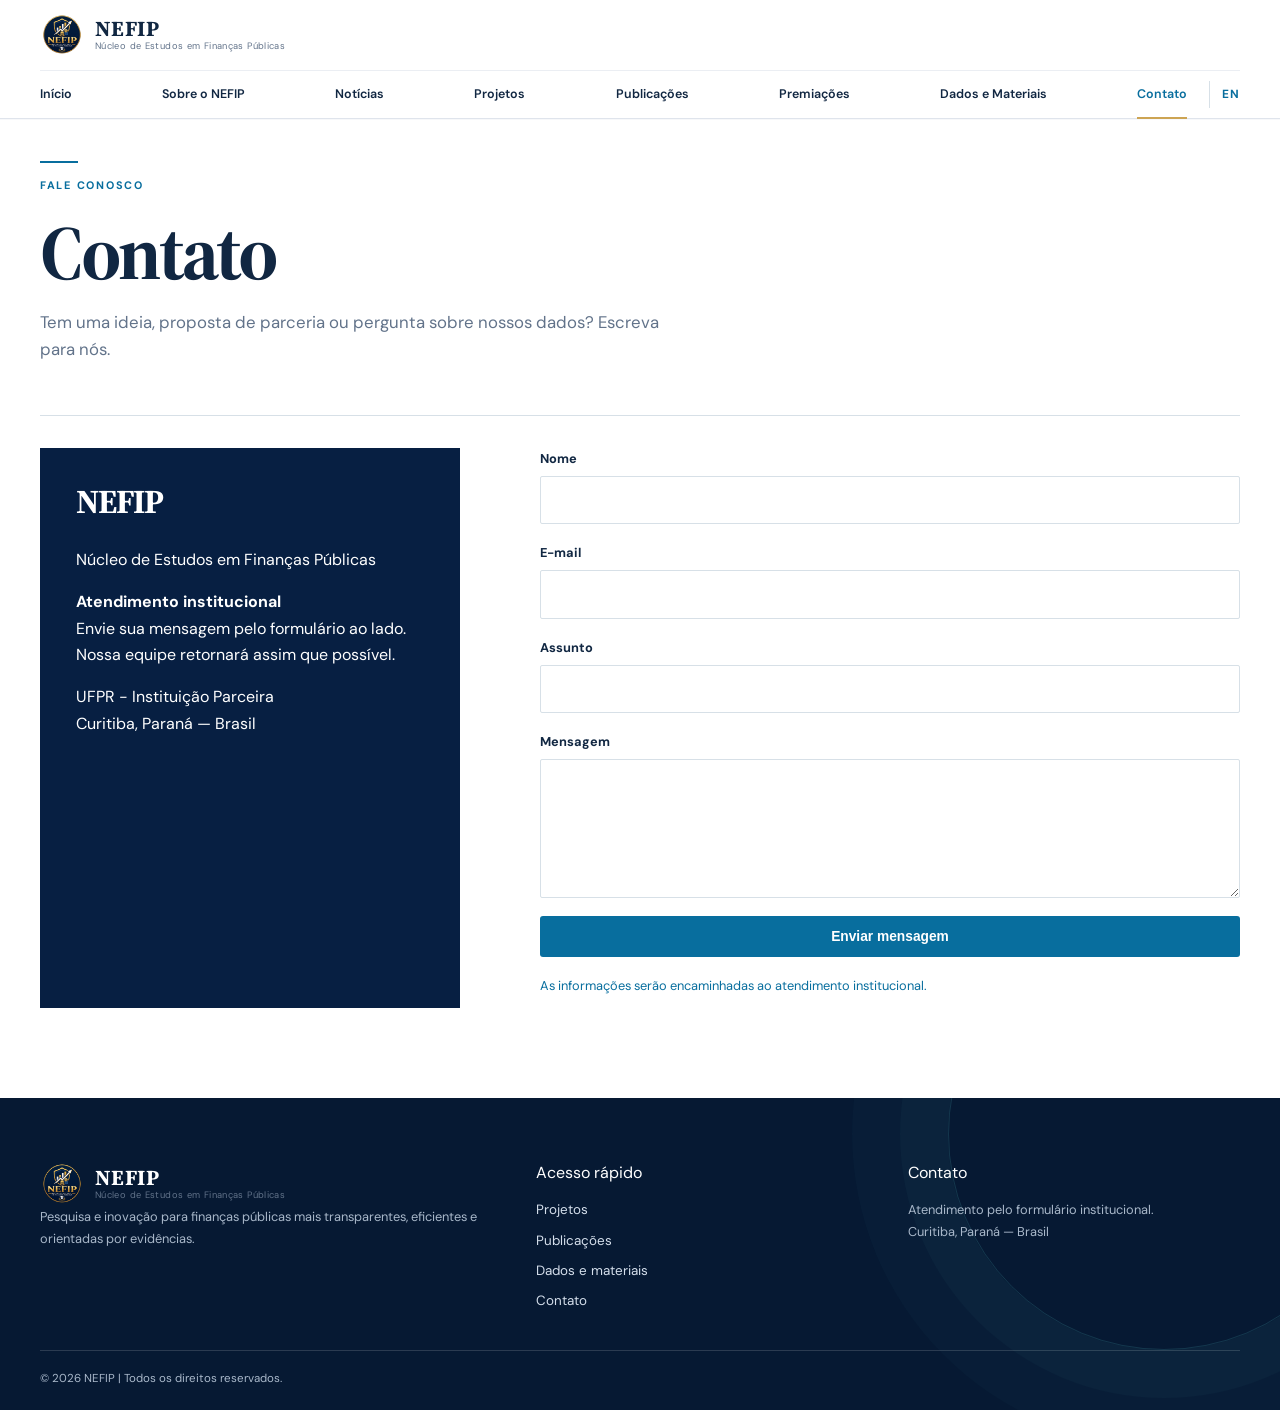
<file: contato.html>
﻿<!doctype html>
<html lang="pt-BR">
  <head>
    <meta charset="utf-8">
    <meta name="viewport" content="width=device-width,initial-scale=1">
    <title>Contato | NEFIP</title>
    <link rel="preconnect" href="https://fonts.googleapis.com">
    <link rel="preconnect" href="https://fonts.gstatic.com" crossorigin>
    <link href="https://fonts.googleapis.com/css2?family=DM+Sans:wght@400;500;600;700&family=Source+Serif+4:opsz,wght@8..60,500;8..60,600;8..60,700&display=swap" rel="stylesheet">
    <link rel="stylesheet" href="assets/style.css">
  </head>
  <body data-page="contact">
    <a class="skip-link" href="#conteudo">Pular para o conteúdo</a>
    <!-- CABEÇALHO: MONTADO POR assets/app.js -->
<div id="site-header">
  </div>
  <!-- CONTEÚDO PRINCIPAL DA PÁGINA -->
<main id="conteudo" class="page-main">
  <div class="wrap page-intro">
    <p class="eyebrow">FALE CONOSCO</p>
    <h1>Contato</h1>
    <p>Tem uma ideia, proposta de parceria ou pergunta sobre nossos dados? Escreva para nós.</p>
  </div>
  <section class="wrap contact-grid">
    <div class="contact-details">
      <h2>NEFIP</h2>
      <p>Núcleo de Estudos em Finanças Públicas</p>
      <p>
        <b>Atendimento institucional</b>
        <br>Envie sua mensagem pelo formulário ao lado. Nossa equipe retornará assim que possível.</p>
        <p>UFPR - Instituição Parceira<br>Curitiba, Paraná — Brasil</p>
      </div>
      <form class="contact-form" action="https://formspree.io/f/xqpzqyog" method="POST">
        <input type="hidden" name="_subject" value="Nova mensagem pelo site do NEFIP">
        <label>Nome<input required type="text" name="name" autocomplete="name">
        </label>
        <label>E-mail<input required type="email" name="email" autocomplete="email">
        </label>
        <label>Assunto<input type="text" name="subject">
        </label>
        <label>Mensagem<textarea required name="message" rows="5">
        </textarea>
      </label>
      <button class="button primary" type="submit">Enviar mensagem</button>
      <p class="form-note">As informações serão encaminhadas ao atendimento institucional.</p>
    </form>
  </section>
</main>
<!-- RODAPÉ: MONTADO POR assets/app.js -->
<div id="site-footer">
</div>
<button class="to-top" aria-label="Voltar ao topo">↑</button>
<!-- DADOS E FUNCIONALIDADES COMPARTILHADAS -->
<script src="assets/data.js">
</script>
<script src="assets/app.js">
</script>
<script src="assets/contact-form.js">
</script>
</body>
</html>
</file>
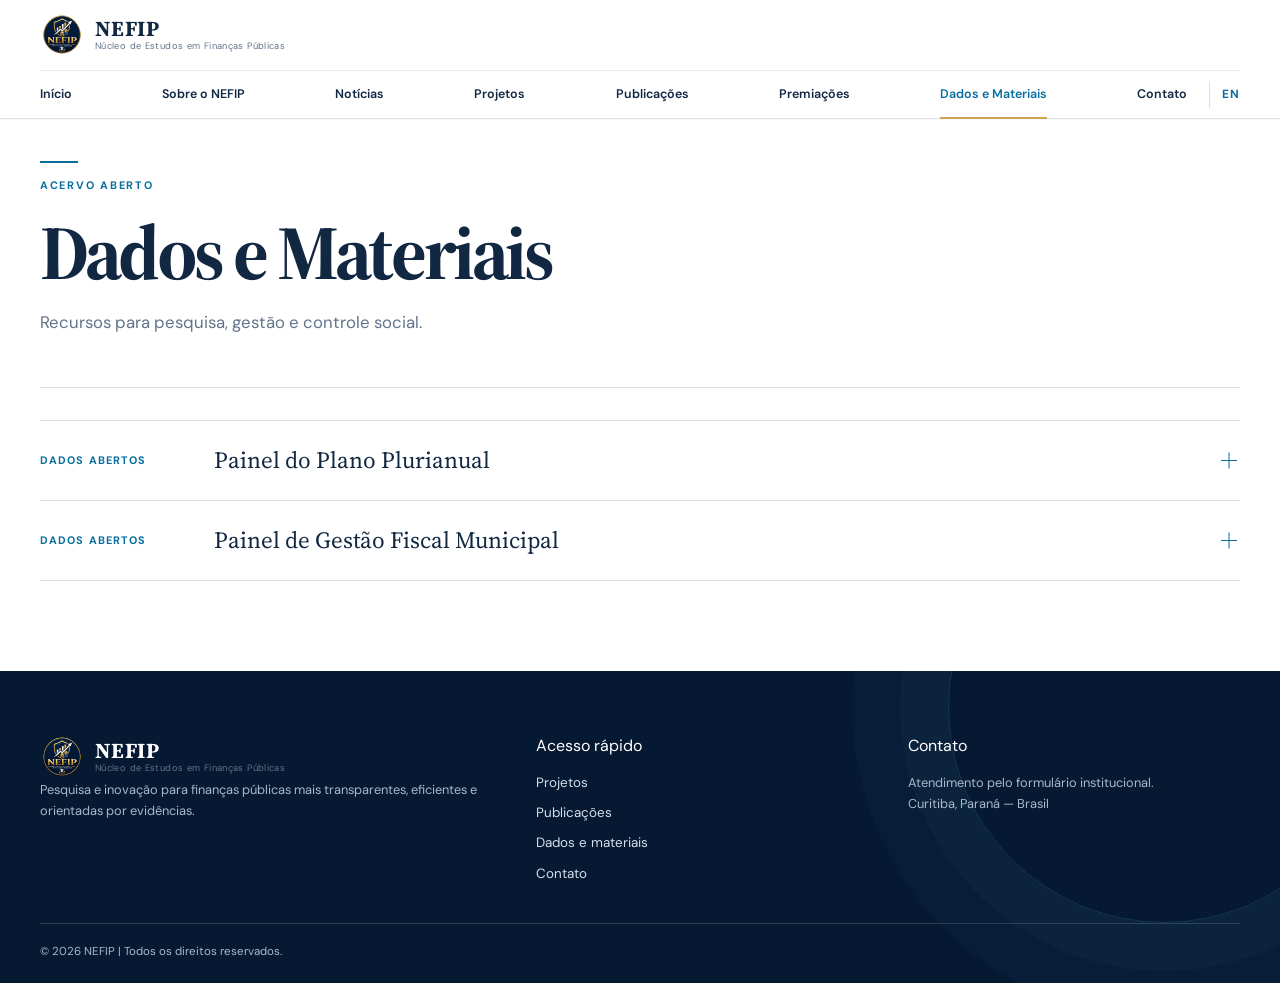
<file: dados.html>
﻿<!doctype html>
<html lang="pt-BR">
  <head>
    <meta charset="utf-8">
    <meta name="viewport" content="width=device-width,initial-scale=1">
    <title>Dados e Materiais | NEFIP</title>
    <link rel="preconnect" href="https://fonts.googleapis.com">
    <link rel="preconnect" href="https://fonts.gstatic.com" crossorigin>
    <link href="https://fonts.googleapis.com/css2?family=DM+Sans:wght@400;500;600;700&family=Source+Serif+4:opsz,wght@8..60,500;8..60,600;8..60,700&display=swap" rel="stylesheet">
    <link rel="stylesheet" href="assets/style.css">
  </head>
  <body data-page="data">
    <a class="skip-link" href="#conteudo">Pular para o conteúdo</a>
    <!-- CABEÇALHO: MONTADO POR assets/app.js -->
<div id="site-header">
  </div>
  <!-- CONTEÚDO PRINCIPAL DA PÁGINA -->
<main id="conteudo" class="page-main">
  <div class="wrap page-intro">
    <p class="eyebrow">ACERVO ABERTO</p>
    <h1>Dados e Materiais</h1>
    <p>Recursos para pesquisa, gestão e controle social.</p>
  </div>
  <!-- MATERIAIS: cada bloco <details> é um tipo de recurso expansível. -->
  <section class="wrap materials-directory" aria-label="Lista de dados e materiais">
    <!-- DADOS ABERTOS DO PPA -->
    <details class="material-dropdown">
      <summary>
        <span class="material-type">DADOS ABERTOS</span>
        <span class="material-title">Painel do Plano Plurianual</span>
        <span class="material-toggle" aria-hidden="true"></span>
      </summary>
      <div class="material-content">
        <div>
          <p>Consulte informações de projeções, programas, ações e indicadores dos Planos Plurianuais dos municípios paranaenses.</p>
          <p class="material-note">Os dados estão organizados por período e disponíveis nos formatos CSV, JSON e XML.</p>
        </div>
        <div class="material-meta" aria-label="Detalhes do conjunto de dados">
          <p><b>Períodos:</b> 2014–2017, 2018–2021, 2022–2025 e 2026–2029.</p>
          <p><b>Formatos:</b> CSV, JSON e XML.</p>
          <a class="button primary" href="https://app.powerbi.com/view?r=eyJrIjoiNDNmNDRlNGYtNDY1My00OWMyLTk3NGYtMGE1MDk4YTVmYWQyIiwidCI6ImY3MGEwYWY2LWRhMGYtNDViZS1iN2VkLTlmOGMxYjI0YmZkZiIsImMiOjR9" target="_blank" rel="noopener noreferrer">Abrir painel do PPA <span aria-hidden="true">↗</span></a>
        </div>
      </div>
      <!-- DADOS POR PERÍODO: linhas preenchidas por assets/app.js. -->
      <section class="period-downloads" aria-labelledby="ppa-period-title">
        <h3 id="ppa-period-title">Dados por período</h3>
        <div class="table-scroll">
          <table class="download-table">
            <thead>
              <tr>
                <th scope="col">Período</th>
                <th scope="col">PPA (CSV)</th>
                <th scope="col">PPA (JSON)</th>
                <th scope="col">PPA (XML)</th>
              </tr>
            </thead>
            <tbody id="ppa-period-downloads"></tbody>
          </table>
        </div>
      </section>
    </details>
    <!-- DADOS ABERTOS DE GESTÃO FISCAL MUNICIPAL -->
    <details class="material-dropdown">
      <summary>
        <span class="material-type">DADOS ABERTOS</span>
        <span class="material-title">Painel de Gestão Fiscal Municipal</span>
        <span class="material-toggle" aria-hidden="true"></span>
      </summary>
      <div class="material-content">
        <div>
          <p>Consulte indicadores e demonstrativos de gestão fiscal elaborados com dados enviados pelos municípios ao SIMAM.</p>
          <p class="material-note">Os dados estão organizados por período e incluem informações de gestão fiscal municipal e despesas de capital.</p>
        </div>
        <div class="material-meta" aria-label="Detalhes do conjunto de dados">
          <p><b>Períodos:</b> 2018 a 2025.</p>
          <p><b>Formatos:</b> CSV, JSON e XML.</p>
          <a class="button primary" href="https://app.powerbi.com/view?r=eyJrIjoiY2Y1NjYyZDYtNDBkZC00ZGRmLWJjYjEtZTk5Y2IwYWUzM2ZmIiwidCI6ImY3MGEwYWY2LWRhMGYtNDViZS1iN2VkLTlmOGMxYjI0YmZkZiIsImMiOjR9" target="_blank" rel="noopener noreferrer">Abrir painel fiscal <span aria-hidden="true">↗</span></a>
        </div>
      </div>
      <!-- DADOS POR PERÍODO: linhas preenchidas por assets/app.js. -->
      <section class="period-downloads" aria-labelledby="fiscal-period-title">
        <h3 id="fiscal-period-title">Dados por período</h3>
        <div class="table-scroll">
          <table class="download-table download-table-wide">
            <thead>
              <tr>
                <th scope="col">Ano</th>
                <th scope="col">Gestão Fiscal<br>Municipal (CSV)</th>
                <th scope="col">Despesas de<br>Capital (CSV)</th>
                <th scope="col">Gestão Fiscal<br>Municipal (JSON)</th>
                <th scope="col">Despesas de<br>Capital (JSON)</th>
                <th scope="col">Gestão Fiscal<br>Municipal (XML)</th>
                <th scope="col">Despesas de<br>Capital (XML)</th>
              </tr>
            </thead>
            <tbody id="fiscal-period-downloads"></tbody>
          </table>
        </div>
      </section>
      <!-- INDICADORES COMPLEMENTARES: preenchidos por assets/app.js. -->
      <section class="complementary-downloads" aria-label="Downloads complementares">
        <div id="fiscal-complementary-downloads"></div>
      </section>
    </details>
  </section>
</main>
<!-- RODAPÉ: MONTADO POR assets/app.js -->
<div id="site-footer">
</div>
<button class="to-top" aria-label="Voltar ao topo">↑</button>
<!-- DADOS E FUNCIONALIDADES COMPARTILHADAS -->
<script src="assets/data.js">
</script>
<script src="assets/app.js">
</script>
</body>
</html>
</file>
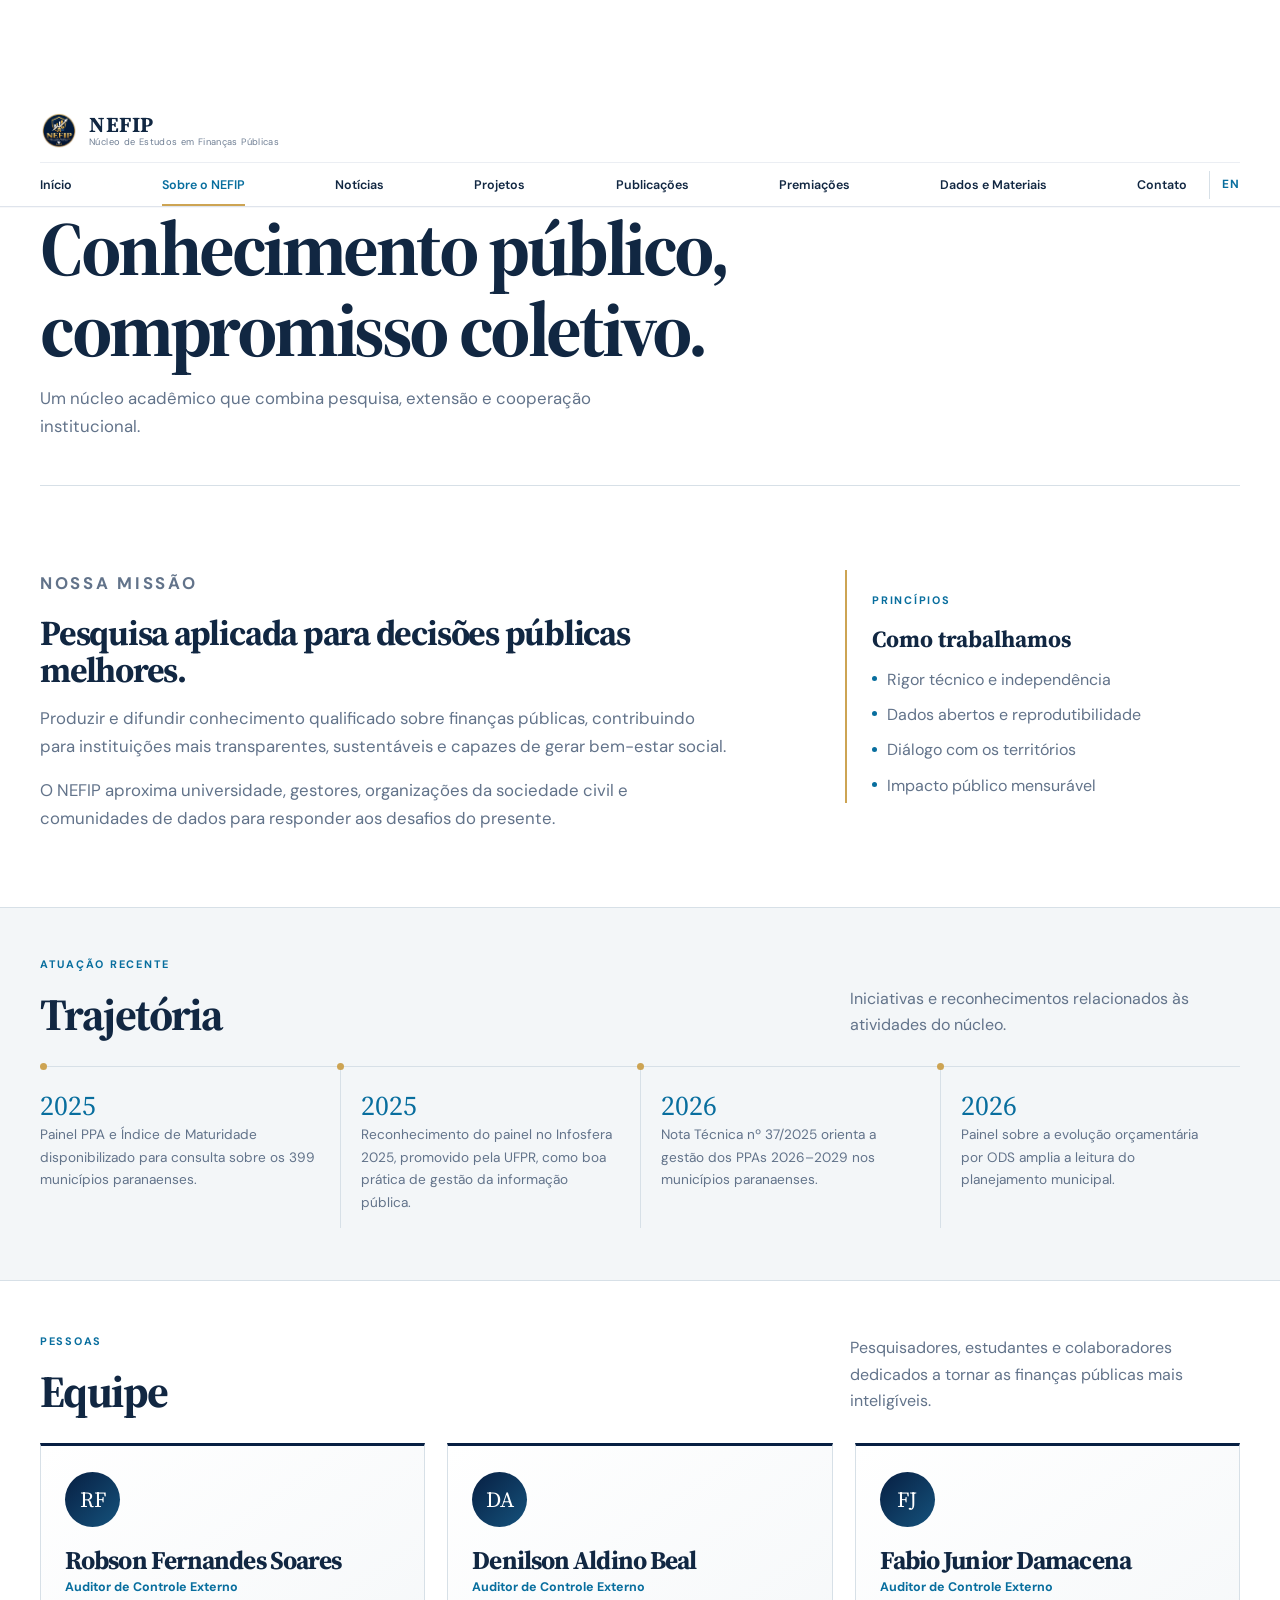
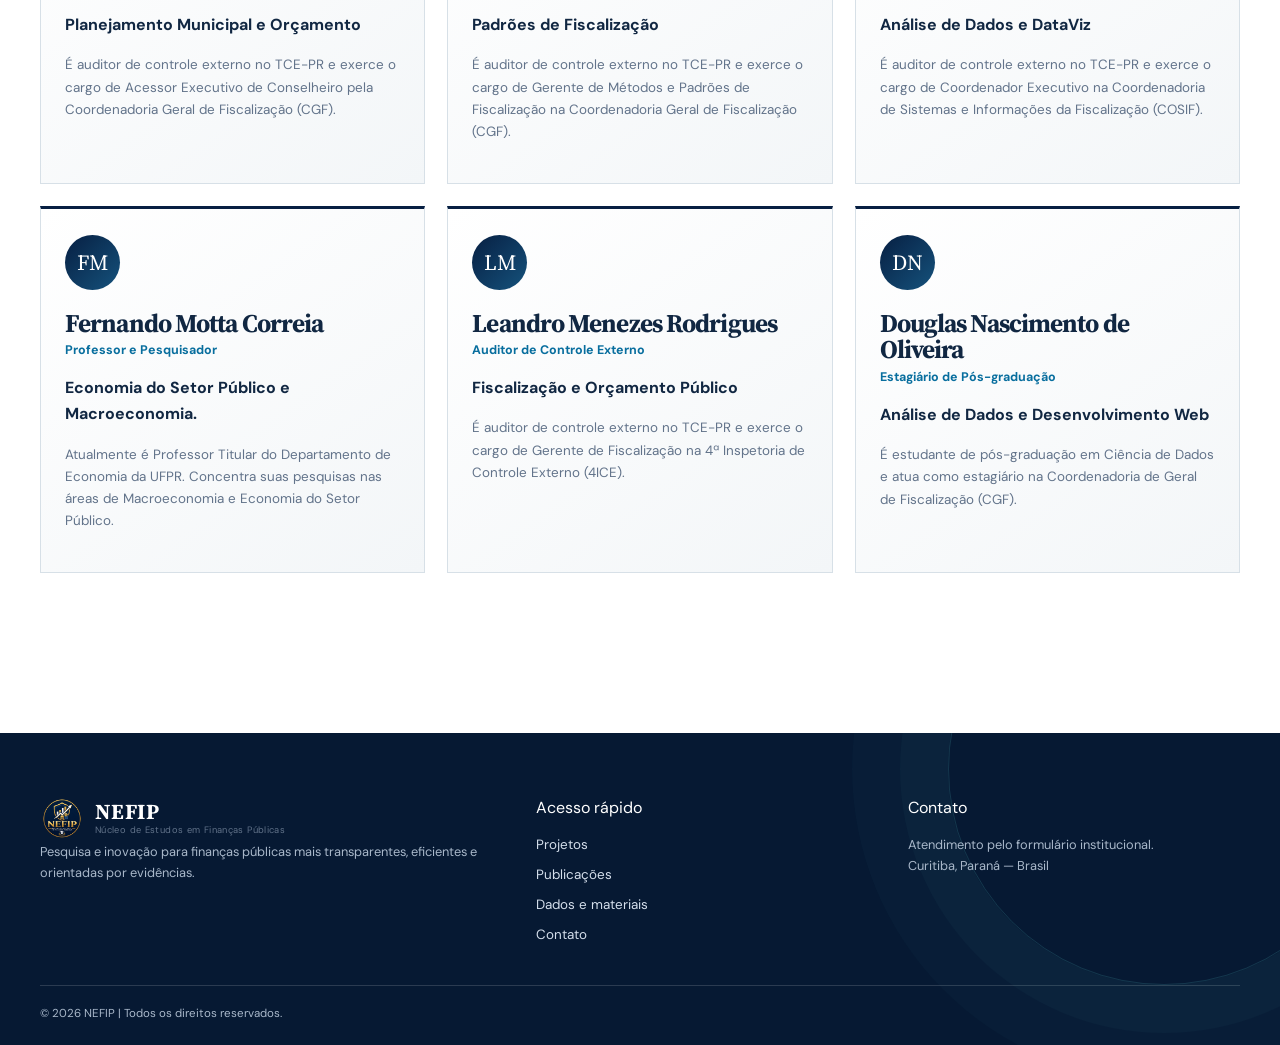
<file: equipe.html>
﻿<!doctype html>
<html lang="pt-BR">
  <head>
    <meta charset="utf-8">
    <meta name="viewport" content="width=device-width,initial-scale=1">
    <title>Equipe | NEFIP</title>
    <meta http-equiv="refresh" content="0; url=sobre.html#titulo-equipe">
    <link rel="preconnect" href="https://fonts.googleapis.com">
    <link rel="preconnect" href="https://fonts.gstatic.com" crossorigin>
    <link href="https://fonts.googleapis.com/css2?family=DM+Sans:wght@400;500;600;700&family=Source+Serif+4:opsz,wght@8..60,500;8..60,600;8..60,700&display=swap" rel="stylesheet">
    <link rel="stylesheet" href="assets/style.css">
  </head>
  <body data-page="team">
    <a class="skip-link" href="#conteudo">Pular para o conteúdo</a>
    <!-- CABEÇALHO: MONTADO POR assets/app.js -->
<div id="site-header">
  </div>
  <!-- CONTEÚDO PRINCIPAL DA PÁGINA -->
<main id="conteudo" class="page-main">
  <div class="wrap page-intro">
    <h1>Equipe</h1>
    <p>A equipe agora faz parte da página <a href="sobre.html#titulo-equipe">Sobre o NEFIP</a>.</p>
  </div>
</main>
<!-- RODAPÉ: MONTADO POR assets/app.js -->
<div id="site-footer">
</div>
<button class="to-top" aria-label="Voltar ao topo">↑</button>
<!-- DADOS E FUNCIONALIDADES COMPARTILHADAS -->
<script src="assets/data.js">
</script>
<script src="assets/app.js">
</script>
</body>
</html>
</file>
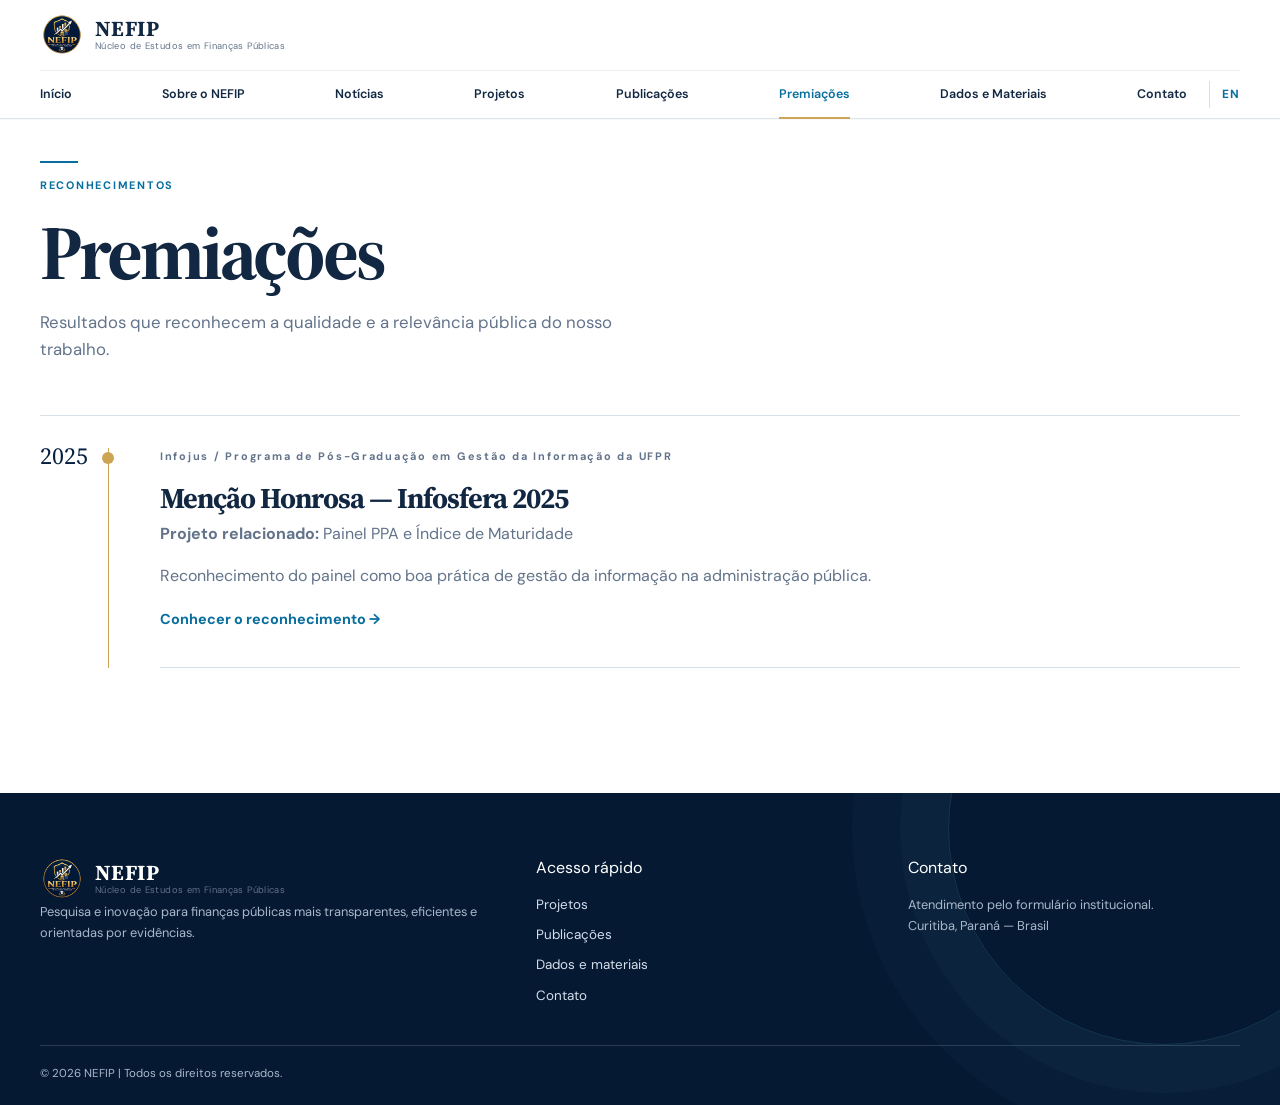
<file: premiacoes.html>
﻿<!doctype html>
<html lang="pt-BR">
  <head>
    <meta charset="utf-8">
    <meta name="viewport" content="width=device-width,initial-scale=1">
    <title>Premiações | NEFIP</title>
    <link rel="preconnect" href="https://fonts.googleapis.com">
    <link rel="preconnect" href="https://fonts.gstatic.com" crossorigin>
    <link href="https://fonts.googleapis.com/css2?family=DM+Sans:wght@400;500;600;700&family=Source+Serif+4:opsz,wght@8..60,500;8..60,600;8..60,700&display=swap" rel="stylesheet">
    <link rel="stylesheet" href="assets/style.css">
  </head>
  <body data-page="awards">
    <a class="skip-link" href="#conteudo">Pular para o conteúdo</a>
    <!-- CABEÇALHO: MONTADO POR assets/app.js -->
<div id="site-header">
  </div>
  <!-- CONTEÚDO PRINCIPAL DA PÁGINA -->
<main id="conteudo" class="page-main">
  <div class="wrap page-intro">
    <p class="eyebrow">RECONHECIMENTOS</p>
    <h1>Premiações</h1>
    <p>Resultados que reconhecem a qualidade e a relevância pública do nosso trabalho.</p>
  </div>
  <section class="wrap timeline" id="awards-list">
  </section>
</main>
<!-- RODAPÉ: MONTADO POR assets/app.js -->
<div id="site-footer">
</div>
<button class="to-top" aria-label="Voltar ao topo">↑</button>
<!-- DADOS E FUNCIONALIDADES COMPARTILHADAS -->
<script src="assets/data.js">
</script>
<script src="assets/app.js">
</script>
</body>
</html>
</file>
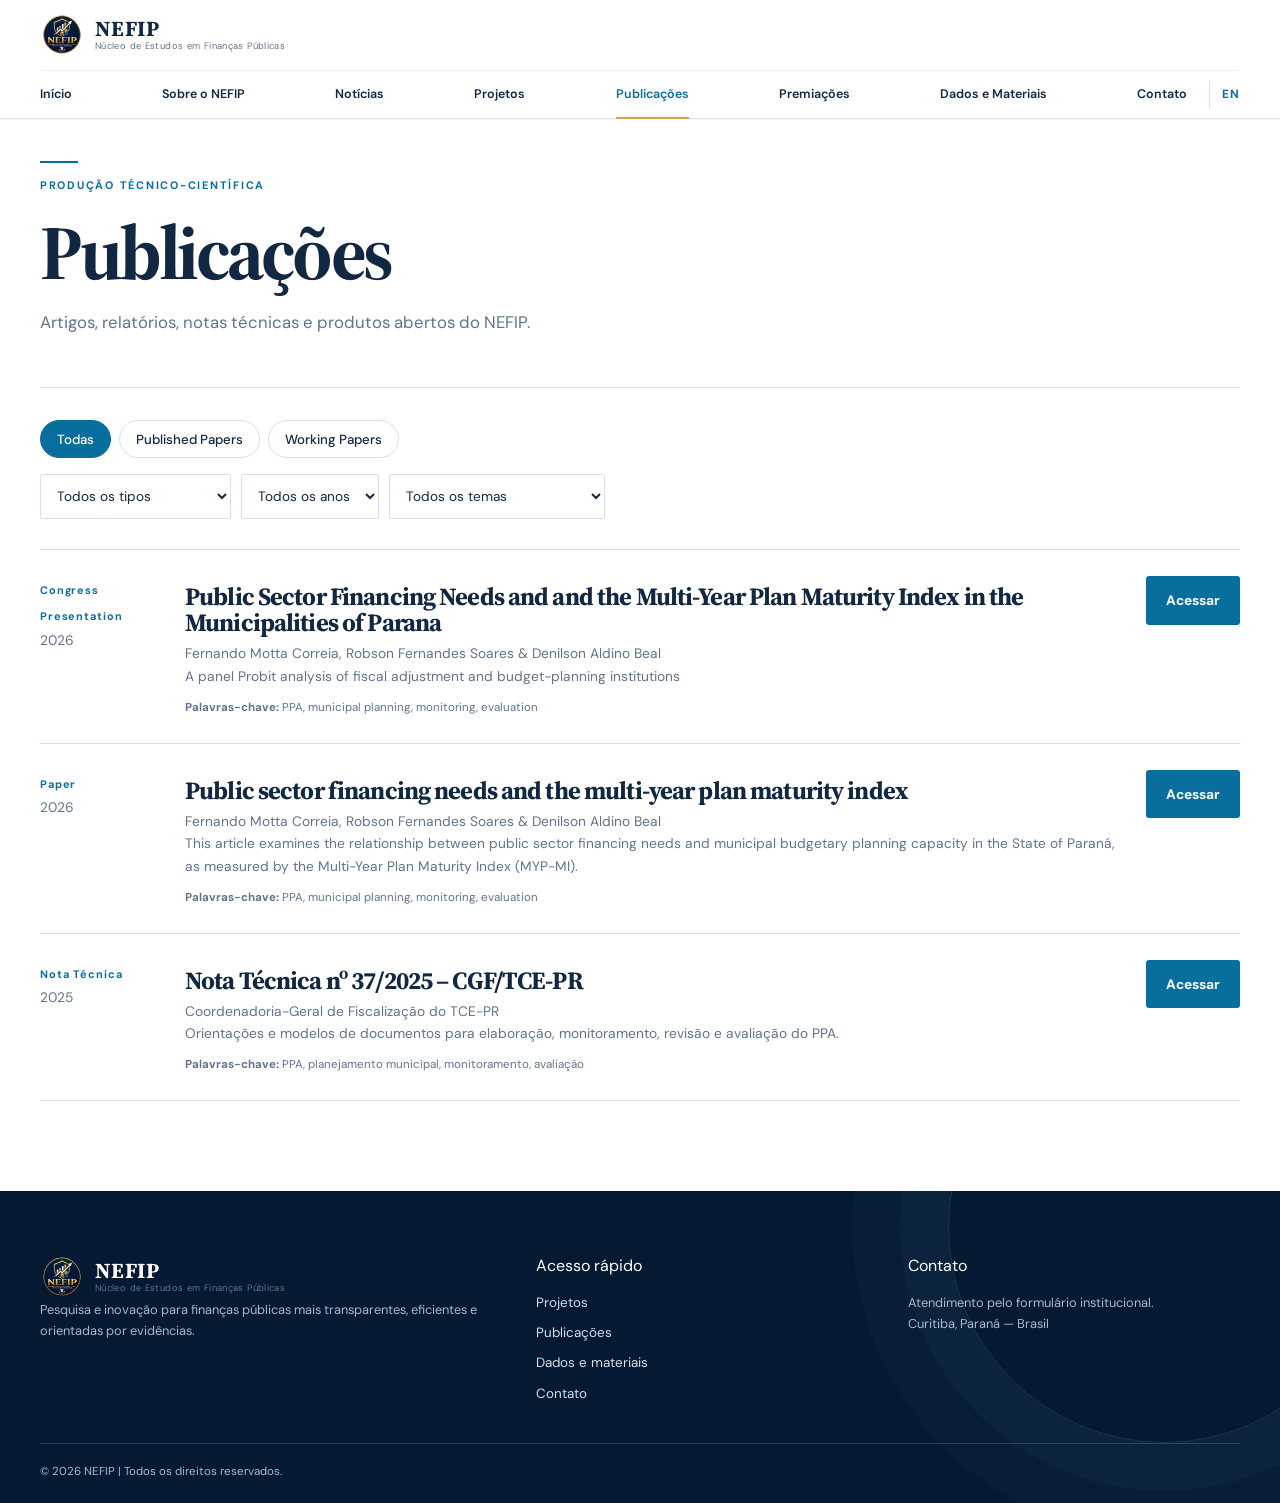
<file: publicacoes.html>
﻿<!doctype html>
<html lang="pt-BR">
  <head>
    <meta charset="utf-8">
    <meta name="viewport" content="width=device-width,initial-scale=1">
    <title>Publicações | NEFIP</title>
    <link rel="preconnect" href="https://fonts.googleapis.com">
    <link rel="preconnect" href="https://fonts.gstatic.com" crossorigin>
    <link href="https://fonts.googleapis.com/css2?family=DM+Sans:wght@400;500;600;8..60,700&family=Source+Serif+4:opsz,wght@8..60,500;8..60,600;8..60,700&display=swap" rel="stylesheet">
    <link rel="stylesheet" href="assets/style.css">
  </head>
  <body data-page="publications">
    <a class="skip-link" href="#conteudo">Pular para o conteúdo</a>
    <!-- CABEÇALHO: MONTADO POR assets/app.js -->
<div id="site-header">
  </div>
  <!-- CONTEÚDO PRINCIPAL DA PÁGINA -->
<main id="conteudo" class="page-main">
  <div class="wrap page-intro">
    <p class="eyebrow">PRODUÇÃO TÉCNICO-CIENTÍFICA</p>
    <h1>Publicações</h1>
    <p>Artigos, relatórios, notas técnicas e produtos abertos do NEFIP.</p>
  </div>
  <section class="wrap">
    <!-- FILTRO PRINCIPAL: classifique cada publicação em assets/data.js. -->
    <div class="publication-tabs" role="group" aria-label="Filtrar publicações por coleção">
      <button class="publication-tab is-active" type="button" data-publication-collection="" aria-pressed="true">Todas</button>
      <button class="publication-tab" type="button" data-publication-collection="Published Papers" aria-pressed="false">Published Papers</button>
      <button class="publication-tab" type="button" data-publication-collection="Working Papers" aria-pressed="false">Working Papers</button>
    </div>
    <div class="filters">
      <select id="pub-type" aria-label="Filtrar por tipo">
        <option value="">Todos os tipos</option>
      </select>
      <select id="pub-year" aria-label="Filtrar por ano">
        <option value="">Todos os anos</option>
      </select>
      <select id="pub-theme" aria-label="Filtrar por tema">
        <option value="">Todos os temas</option>
      </select>
    </div>
    <div class="publication-list" id="publications-list">
    </div>
  </section>
</main>
<!-- RODAPÉ: MONTADO POR assets/app.js -->
<div id="site-footer">
</div>
<button class="to-top" aria-label="Voltar ao topo">↑</button>
<!-- DADOS E FUNCIONALIDADES COMPARTILHADAS -->
<script src="assets/data.js">
</script>
<script src="assets/app.js">
</script>
</body>
</html>
</file>
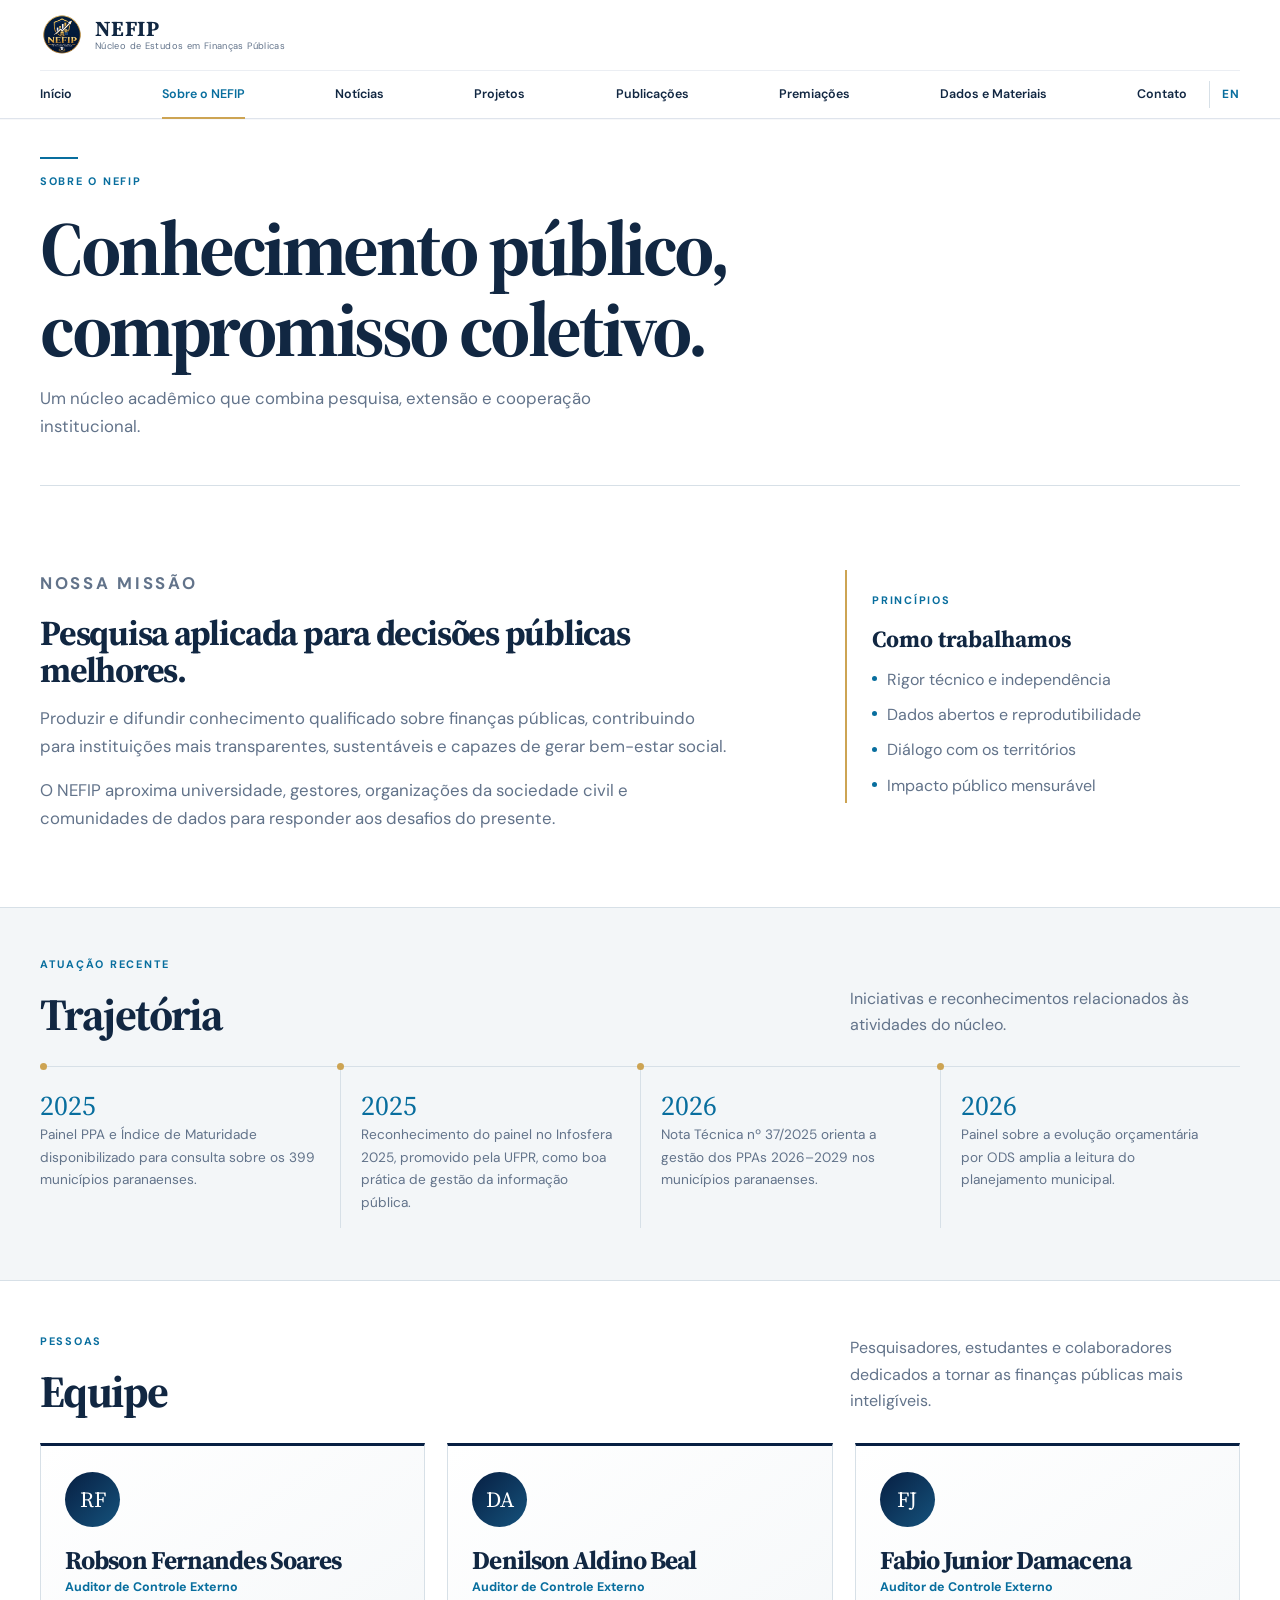
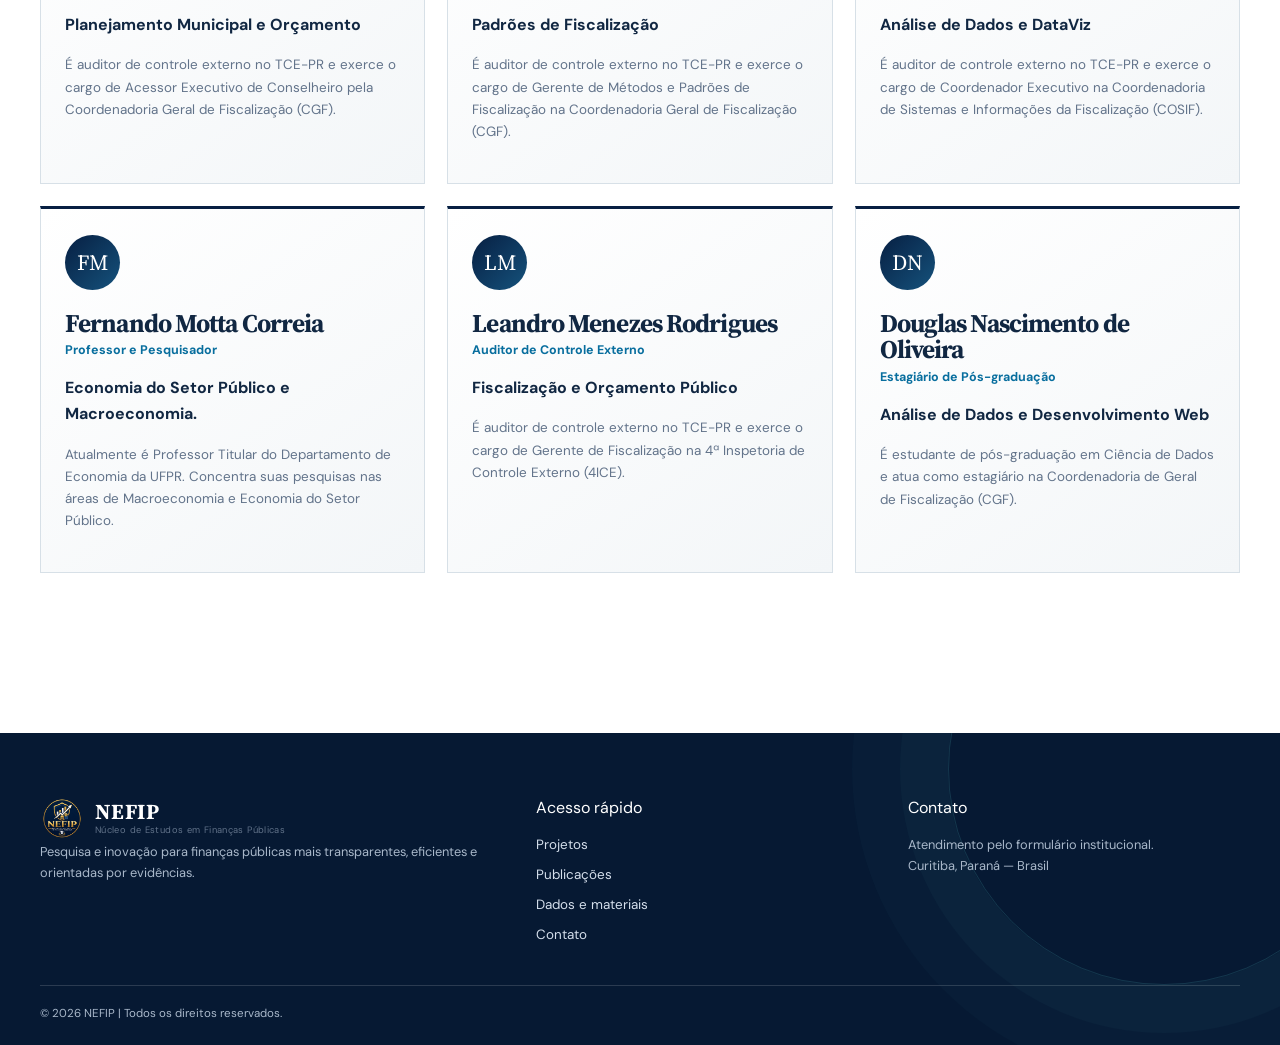
<file: sobre.html>
﻿<!doctype html>
<html lang="pt-BR">
  <head>
    <meta charset="utf-8">
    <meta name="viewport" content="width=device-width,initial-scale=1">
    <title>Sobre o NEFIP</title>
    <link rel="preconnect" href="https://fonts.googleapis.com">
    <link rel="preconnect" href="https://fonts.gstatic.com" crossorigin>
    <link href="https://fonts.googleapis.com/css2?family=DM+Sans:wght@400;500;600;700&family=Source+Serif+4:opsz,wght@8..60,500;8..60,600;8..60,700&display=swap" rel="stylesheet">
    <link rel="stylesheet" href="assets/style.css">
  </head>
  <body data-page="about" class="about-page">
    <a class="skip-link" href="#conteudo">Pular para o conteúdo</a>
    <!-- CABEÇALHO: MONTADO POR assets/app.js -->
<div id="site-header">
  </div>
  <!-- CONTEÚDO PRINCIPAL DA PÁGINA -->
<main id="conteudo" class="page-main">
  <header class="wrap page-intro about-intro">
    <p class="eyebrow">SOBRE O NEFIP</p>
    <h1>Conhecimento público, compromisso coletivo.</h1>
    <p>Um núcleo acadêmico que combina pesquisa, extensão e cooperação institucional.</p>
  </header>

  <!-- APRESENTAÇÃO INSTITUCIONAL -->
  <section class="wrap about-overview" aria-labelledby="titulo-missao">
    <div class="about-mission prose">
      <p class="eyebrow">NOSSA MISSÃO</p>
      <h2 id="titulo-missao">Pesquisa aplicada para decisões públicas melhores.</h2>
      <p>Produzir e difundir conhecimento qualificado sobre finanças públicas, contribuindo para instituições mais transparentes, sustentáveis e capazes de gerar bem-estar social.</p>
      <p>O NEFIP aproxima universidade, gestores, organizações da sociedade civil e comunidades de dados para responder aos desafios do presente.</p>
    </div>
    <aside class="about-principles" aria-labelledby="titulo-principios">
      <p class="eyebrow">PRINCÍPIOS</p>
      <h3 id="titulo-principios">Como trabalhamos</h3>
      <ul>
        <li>Rigor técnico e independência</li>
        <li>Dados abertos e reprodutibilidade</li>
        <li>Diálogo com os territórios</li>
        <li>Impacto público mensurável</li>
      </ul>
    </aside>
  </section>

  <!-- TRAJETÓRIA RECENTE -->
  <section class="about-trajectory" aria-labelledby="titulo-trajetoria">
    <div class="wrap">
      <div class="about-section-title">
        <div>
          <p class="eyebrow">ATUAÇÃO RECENTE</p>
          <h2 id="titulo-trajetoria">Trajetória</h2>
        </div>
        <p>Iniciativas e reconhecimentos relacionados às atividades do núcleo.</p>
      </div>
      <div class="milestones">
        <div>
          <b>2025</b>
          <p>Painel PPA e Índice de Maturidade disponibilizado para consulta sobre os 399 municípios paranaenses.</p>
        </div>
        <div>
          <b>2025</b>
          <p>Reconhecimento do painel no Infosfera 2025, promovido pela UFPR, como boa prática de gestão da informação pública.</p>
        </div>
        <div>
          <b>2026</b>
          <p>Nota Técnica nº 37/2025 orienta a gestão dos PPAs 2026–2029 nos municípios paranaenses.</p>
        </div>
        <div>
          <b>2026</b>
          <p>Painel sobre a evolução orçamentária por ODS amplia a leitura do planejamento municipal.</p>
        </div>
      </div>
    </div>
  </section>
  <!-- EQUIPE: PERFIS SÃO MANTIDOS EM assets/data.js -->
  <section class="team-section" aria-labelledby="titulo-equipe">
    <div class="wrap">
      <div class="about-section-title team-title">
        <div>
          <p class="eyebrow">PESSOAS</p>
          <h2 id="titulo-equipe">Equipe</h2>
        </div>
        <p>Pesquisadores, estudantes e colaboradores dedicados a tornar as finanças públicas mais inteligíveis.</p>
      </div>
      <div class="team-grid" id="team-list"></div>
    </div>
  </section>
</main>
<!-- RODAPÉ: MONTADO POR assets/app.js -->
<div id="site-footer">
</div>
<button class="to-top" aria-label="Voltar ao topo">↑</button>
<!-- DADOS E FUNCIONALIDADES COMPARTILHADAS -->
<script src="assets/data.js">
</script>
<script src="assets/app.js">
</script>
</body>
</html>
</file>
<file: assets/style.css>
﻿/* BASE E VARIÁVEIS */
:root{
  --navy:#071f42;
  --ink:#112742;
  --blue:#086e9e;
  --cyan:#55bbc4;
  --gold:#cda453;
  --paper:#f3f6f8;
  --line:#d7e0e7;
  --muted:#62738a;
  --header-space:119px;
  --serif:'Source Serif 4',Georgia,serif;
  --sans:'DM Sans',Arial,sans-serif
}

*{
  box-sizing:border-box
}

html{
  scroll-behavior:smooth
}

body{
  margin:0;
  color:var(--ink);
  background:#fff;
  font:16px/1.65 var(--sans)
}

a{
  color:inherit;
  text-decoration:none
}

h1,h2,h3,p{
  margin-top:0
}

h1,h2,h3{
  font-family:var(--serif);
  line-height:1.05
}

h1{
  font-size:clamp(2.7rem,6vw,5rem);
  letter-spacing:-.045em
}

h2{
  font-size:clamp(2rem,3.5vw,3rem);
  letter-spacing:-.035em
}

h3{
  font-size:1.45rem
}

.wrap{
  width:min(1200px,calc(100% - 48px));
  margin:auto
}

.sr-only,.skip-link{
  position:absolute;
  width:1px;
  height:1px;
  overflow:hidden;
  clip:rect(0,0,0,0)
}

.skip-link:focus{
  width:auto;
  height:auto;
  clip:auto;
  top:10px;
  left:10px;
  z-index:50;
  padding:10px;
  background:#fff;
  color:#000
}

.eyebrow{
  font-size:.68rem;
  letter-spacing:.16em;
  font-weight:700;
  color:var(--blue);
  margin-bottom:17px
}

.gold-text{
  color:#b77f1b
}

.button{
  display:inline-flex;
  align-items:center;
  justify-content:center;
  padding:12px 19px;
  border:1px solid transparent;
  border-radius:3px;
  font-size:.86rem;
  font-weight:700;
  transition:.2s
}

.button:hover{
  transform:translateY(-2px)
}

.primary{
  background:#086e9e;
  color:#fff
}

.gold{
  background:var(--gold);
  color:#1b2840
}

.outline{
  border-color:#9eb3cf;
  color:#fff
}

.hero .outline{
  border-color:#086e9e;
  color:#086e9e
}

.dark{
  background:var(--navy);
  color:#fff
}

.text-link{
  font-weight:700;
  color:var(--blue);
  font-size:.9rem
}

.text-link span{
  padding-left:8px
}

.section{
  padding:82px 0
}

.section-heading{
  display:flex;
  justify-content:space-between;
  align-items:end;
  gap:25px;
  margin-bottom:36px
}

.section-heading h2{
  max-width:600px
}

.intro{
  max-width:360px;
  color:var(--muted)
}


/* CABEÇALHO FIXO — IDENTIDADE DE NAVEGAÇÃO */
.site-header{
  position:fixed;
  top:0;
  right:0;
  left:0;
  top:0;
  z-index:40;
  border-bottom:1px solid rgba(220,226,234,.9);
  background:rgba(255,255,255,.96);
  box-shadow:0 1px 0 rgba(8,44,98,.03);
  backdrop-filter:blur(14px);
  -webkit-backdrop-filter:blur(14px);
  transition:box-shadow .25s ease,background-color .25s ease
}

/* Reserva o espaço da barra fixa sem deslocar o conteúdo ao rolar. */
#site-header{
  height:var(--header-space)
}

.header-top,.nav-row{
  display:flex;
  align-items:center;
  justify-content:space-between
}

.header-top{
  min-height:var(--header-top-height,70px);
  padding:var(--header-top-padding,11px) 0;
  transition:background-color .2s ease
}

.brand{
  display:flex;
  align-items:center;
  gap:11px
}

.brand img{
  width:var(--brand-mark-size,44px);
  height:var(--brand-mark-size,44px);
  border-radius:10px;
  object-fit:cover
}

.brand strong{
  display:block;
  font-family:var(--serif);
  font-size:var(--brand-title-size,1.34rem);
  line-height:1;
  letter-spacing:.02em;
  transition:font-size .12s linear
}

.brand small{
  display:block;
  color:var(--muted);
  font-size:.58rem;
  line-height:.72rem;
  letter-spacing:.04em;
  max-height:var(--brand-subtitle-height,.72rem);
  margin-top:var(--brand-subtitle-margin,2px);
  overflow:hidden;
  opacity:var(--brand-subtitle-opacity,1);
  transition:max-height .12s linear,margin .12s linear,opacity .12s linear
}

.search{
  border:1px solid var(--line);
  padding:9px 12px;
  width:185px;
  font:inherit;
  font-size:.78rem
}

.nav-row{
  border-top:1px solid rgba(8,44,98,.08)
}

.nav-links{
  display:flex;
  flex:1;
  justify-content:space-between;
  gap:12px;
  overflow:visible;
  white-space:nowrap;
  padding:var(--navigation-padding,11px) 0;
  font-size:.78rem;
  font-weight:600
}

.nav-links a:hover,.nav-links a[aria-current=page]{
  color:var(--blue)
}

.nav-links a{
  position:relative;
  padding:2px 0
}

.nav-links a:after{
  position:absolute;
  right:0;
  bottom:-12px;
  left:0;
  height:2px;
  background:var(--gold);
  content:"";
  opacity:0;
  transform:scaleX(.45);
  transition:opacity .2s ease,transform .2s ease
}

.nav-links a:hover:after,.nav-links a[aria-current=page]:after{
  opacity:1;
  transform:scaleX(1)
}

/* SELETOR DE IDIOMA: a estrutura permanece única; apenas o conteúdo muda. */
.language-switch{
  flex:0 0 auto;
  margin-left:22px;
  padding:4px 0 4px 12px;
  border-left:1px solid var(--line);
  color:var(--blue);
  font-size:.74rem;
  font-weight:700;
  letter-spacing:.08em
}

.language-switch:hover{
  color:var(--navy)
}

/* Estado de rolagem: sombra e contraste aumentam progressivamente via JavaScript. */
.site-header.is-condensed{
  background:rgba(255,255,255,.985);
  box-shadow:0 8px 22px rgba(16,33,59,.09)
}

.site-header.is-condensed .nav-links a:after{
  bottom:calc(-1 * var(--navigation-padding,11px))
}

/* Evita que títulos de seções fiquem escondidos ao navegar por âncoras. */
[id]{
  scroll-margin-top:132px
}

.menu-toggle{
  display:none;
  background:none;
  border:0;
  font-size:1.5rem
}

/* Em telas intermediárias, o menu vira um painel — nunca uma faixa rolável. */
@media(max-width:1080px){
  :root{
    --header-space:104px
  }

  .search{
    display:none
  }

  .menu-toggle{
    display:block;
    margin-left:auto;
    padding:8px 0 8px 14px;
    color:var(--navy)
  }

  .nav-row{
    position:relative;
    justify-content:flex-end;
    min-height:34px
  }

  .language-switch{
    margin-left:12px;
    padding-left:12px
  }

  .nav-links{
    display:none;
    position:absolute;
    top:100%;
    right:0;
    left:auto;
    width:min(360px,calc(100vw - 32px));
    padding:18px;
    border:1px solid var(--line);
    border-top:3px solid var(--gold);
    background:#fff;
    box-shadow:0 18px 42px rgba(7,31,66,.18);
    flex-direction:column;
    align-items:stretch;
    gap:0;
    white-space:normal
  }

  .nav-links.open{
    display:flex
  }

  .nav-links a{
    padding:10px 0;
    border-bottom:1px solid #edf1f4
  }

  .nav-links a:last-child{
    border-bottom:0
  }

  .nav-links a:after{
    display:none
  }
}


/* HOME */
.hero{
  border-bottom:1px solid var(--line);
  background:#fff;
  color:var(--ink)
}

.hero-layout{
  display:block;
  padding:clamp(48px,6vw,76px) 0 clamp(42px,5vw,60px)
}

.hero .light{
  display:flex;
  align-items:center;
  gap:10px;
  color:#086e9e
}

.hero .light:before{
  width:34px;
  height:1px;
  background:var(--gold);
  content:""
}

.hero h1{
  max-width:780px;
  margin-bottom:18px;
  font-size:clamp(2.7rem,4.7vw,4.65rem);
  letter-spacing:-.05em
}

.lead{
  max-width:650px;
  font-size:1rem;
  color:var(--muted)
}

.actions{
  display:flex;
  gap:12px;
  flex-wrap:wrap;
  margin-top:30px
}

/* ABERTURA INSTITUCIONAL — SEM MÉTRICAS OU VISUAIS FICTÍCIOS */
.scope-intro span{
  display:block;
  margin-bottom:16px;
  color:#086e9e;
  font-size:.65rem;
  font-weight:700;
  letter-spacing:.16em
}

.home-scope{
  border-bottom:1px solid var(--line);
  background:#fbfcfd
}

.scope-layout{
  display:grid;
  grid-template-columns:.72fr 1.28fr;
  gap:40px;
  align-items:center;
  padding:24px 0
}

.scope-intro{
  margin:0;
  color:var(--muted);
  font-size:.85rem;
  line-height:1.5
}

.scope-intro span{
  margin-bottom:6px
}

.scope-list{
  display:grid;
  grid-template-columns:repeat(3,1fr);
  gap:0;
  padding:0;
  margin:0;
  list-style:none
}

.scope-list li{
  padding:6px 16px;
  border-left:1px solid var(--line);
  color:var(--ink);
  font:1rem var(--serif);
  white-space:nowrap
}

.feature-grid{
  display:grid;
  grid-template-columns:repeat(4,1fr);
  gap:0;
  border-top:1px solid var(--line);
  border-left:1px solid var(--line)
}

.feature-card,.item-card{
  position:relative;
  border:0;
  border-right:1px solid var(--line);
  border-bottom:1px solid var(--line);
  border-radius:0;
  padding:28px 24px 24px;
  display:flex;
  flex-direction:column;
  transition:.2s;
  background:#fff
}

.feature-card:hover,.item-card:hover{
  background:#f6fafb;
  box-shadow:inset 0 3px 0 #086e9e;
  transform:none
}

.feature-card .category{
  font-size:.67rem;
  letter-spacing:.08em;
  color:var(--blue);
  font-weight:700
}

.feature-card time{
  font-size:.72rem;
  color:var(--muted)
}

.feature-card h3{
  font-size:1.38rem;
  margin:15px 0
}

.feature-card p,.item-card p{
  font-size:.85rem;
  color:var(--muted)
}

.feature-card .text-link{
  margin-top:auto
}

.research-section{
  background:#fff
}

.research-list{
  display:grid;
  grid-template-columns:repeat(2,minmax(0,1fr));
  column-gap:48px;
  border-top:1px solid var(--line)
}

.research-list article{
  position:relative;
  padding:25px 0 25px 18px;
  background:transparent;
  border-bottom:1px solid var(--line)
}

.research-list article::before{
  position:absolute;
  top:31px;
  left:0;
  width:5px;
  height:5px;
  border-radius:50%;
  background:var(--blue);
  content:""
}

.research-list h3{
  margin:0 0 7px;
  color:var(--ink);
  font:1.13rem/1.3 var(--serif)
}

.research-list p{
  color:var(--muted);
  font-size:.9rem;
  line-height:1.55;
  margin:0
}

.data-callout{
  padding:82px 0;
  border-top:1px solid var(--line);
  background:#fff
}

.data-layout{
  display:grid;
  grid-template-columns:1fr .8fr;
  gap:60px;
  align-items:center
}

.data-layout h2{
  max-width:550px
}

.data-layout p:not(.eyebrow){
  color:var(--muted);
  max-width:500px
}

.data-layout ul{
  list-style:none;
  padding:0;
  margin:0
}

.data-layout li{
  border-top:1px solid #b9d1d3;
  padding:15px 0;
  font:1.24rem var(--serif)
}

.data-layout li span{
  font:700 .68rem var(--sans);
  color:var(--blue);
  margin-right:14px
}


/* PÁGINAS E LISTAGENS */
.page-main{
  padding-bottom:90px
}

.page-intro{
  position:relative;
  padding:42px 0 34px;
  border-bottom:1px solid var(--line);
  margin-bottom:32px;
  background:none
}

.page-intro h1{
  max-width:760px;
  margin-bottom:16px
}

.page-intro:before{
  display:block;
  width:38px;
  height:2px;
  margin-bottom:14px;
  background:#086e9e;
  content:""
}

.page-intro>p:last-child{
  font-size:1.05rem;
  color:var(--muted);
  max-width:620px
}

.featured{
  display:grid;
  grid-template-columns:1.05fr 1fr;
  border:1px solid var(--line);
  margin-bottom:38px;
  background:#fff;
  box-shadow:0 14px 34px rgba(7,31,66,.06)
}

.featured-visual{
  min-height:260px;
  background:linear-gradient(135deg,#0a326d,#1e7599);
  position:relative
}

.featured-visual:after{
  content:'↗';
  position:absolute;
  right:10%;
  bottom:5%;
  font:8rem var(--serif);
  color:rgba(255,255,255,.2)
}

.featured-copy{
  padding:34px
}

.featured-copy h2{
  margin:12px 0
}

.filters{
  display:flex;
  gap:10px;
  flex-wrap:wrap;
  margin:30px 0
}

/* PUBLICAÇÕES: FILTROS PRINCIPAIS POR COLEÇÃO */
.publication-tabs{
  display:flex;
  flex-wrap:wrap;
  gap:8px;
  margin-top:30px
}

.publication-tab{
  min-height:38px;
  padding:8px 16px;
  border:1px solid var(--line);
  border-radius:999px;
  background:#fff;
  color:var(--ink);
  font:500 .83rem var(--sans)
}

.publication-tab:hover{
  border-color:var(--blue);
  color:var(--blue)
}

.publication-tab.is-active{
  border-color:var(--blue);
  background:var(--blue);
  color:#fff
}

.publication-tabs + .filters{
  margin-top:16px
}

.filters input,.filters select,.contact-form input,.contact-form textarea{
  border:1px solid var(--line);
  border-radius:2px;
  padding:12px;
  background:#fff;
  font:inherit;
  font-size:.85rem;
  color:var(--ink)
}

.filters input{
  min-width:240px
}

.filters input:focus,.filters select:focus,.contact-form input:focus,.contact-form textarea:focus{
  border-color:var(--blue);
  box-shadow:0 0 0 3px rgba(23,106,155,.12)
}

.card-grid{
  display:grid;
  grid-template-columns:repeat(3,1fr);
  gap:19px
}

.item-card{
  min-height:250px
}

.item-card:before{
  position:absolute;
  top:0;
  left:23px;
  width:32px;
  height:3px;
  background:var(--gold);
  content:""
}

.item-card .meta{
  font-size:.7rem;
  text-transform:uppercase;
  letter-spacing:.06em;
  color:var(--blue);
  font-weight:700
}

.project-actions{
  display:flex;
  flex-wrap:wrap;
  gap:10px;
  margin-top:auto
}

.project-actions .text-link{
  display:inline-flex;
  align-items:center;
  justify-content:center;
  min-height:36px;
  margin-top:0;
  padding:7px 12px;
  border:1px solid var(--line);
  background:#fff;
  color:var(--blue);
  font-size:.8rem;
  line-height:1;
  text-decoration:none;
  transition:background .18s ease,border-color .18s ease,color .18s ease
}

.project-actions .open-project{
  border-color:var(--navy);
  background:var(--navy);
  color:#fff;
  cursor:pointer
}

.project-actions .open-project:hover{
  background:var(--blue);
  border-color:var(--blue)
}

.project-actions .powerbi-link:hover{
  border-color:var(--blue);
  background:#f3f9fb
}

.powerbi-link{
  display:inline-flex;
  align-items:center;
  gap:6px
}

.powerbi-link iconify-icon{
  width:16px;
  height:16px;
  color:#f2c811
}

.news-card .meta{
  display:grid;
  gap:4px;
  margin-top:2px
}

.news-card .meta time{
  color:var(--muted);
  font-size:.66rem;
  letter-spacing:.08em
}

.item-card h2{
  font-size:1.55rem;
  margin:14px 0
}

.item-card .text-link{
  margin-top:auto
}

.load-more{
  display:block;
  margin:30px auto;
  border:1px solid var(--navy);
  background:#fff;
  padding:12px 20px;
  color:var(--navy);
  font:600 .85rem var(--sans)
}

.publication-list{
  border-top:1px solid var(--line)
}

.publication{
  display:grid;
  grid-template-columns:120px 1fr auto;
  gap:25px;
  padding:26px 0;
  border-bottom:1px solid var(--line);
  align-items:start
}

.publication:hover{
  background:linear-gradient(90deg,rgba(85,187,196,.08),transparent 60%)
}

.pub-type{
  font-size:.68rem;
  color:var(--blue);
  font-weight:700;
  letter-spacing:.08em
}

.publication h2{
  font-size:1.55rem;
  margin:7px 0
}

.publication p{
  font-size:.86rem;
  color:var(--muted);
  margin:0
}

.publication .keywords{
  font-size:.72rem;
  margin-top:10px
}

.empty-state{
  padding:28px 0;
  color:var(--muted)
}

.timeline{
  position:relative;
  padding-left:120px
}

.timeline:before{
  content:'';
  position:absolute;
  left:68px;
  top:0;
  bottom:0;
  border-left:1px solid var(--gold)
}

.award{
  position:relative;
  border-bottom:1px solid var(--line);
  padding:0 0 35px;
  margin-bottom:35px
}

.award:before{
  content:'';
  position:absolute;
  left:-58px;
  top:4px;
  /* 12px centraliza exatamente no eixo: 120 - 58 + 6 = 68. */
  width:12px;
  height:12px;
  border-radius:50%;
  background:var(--gold)
}

.award-year{
  position:absolute;
  left:-120px;
  top:-9px;
  font:1.5rem var(--serif);
  color:var(--navy)
}

.award h2{
  font-size:1.8rem;
  margin-bottom:8px
}

.award p{
  color:var(--muted)
}


/* SOBRE, EQUIPE E CONTATO */
.about-page .page-intro{
  padding:38px 0 28px
}

.about-overview{
  display:grid;
  grid-template-columns:minmax(0,1.3fr) minmax(280px,.7fr);
  gap:72px;
  padding:52px 0 58px
}

.about-mission h2{
  max-width:650px;
  margin-bottom:16px
}

.about-mission p{
  max-width:690px
}

.about-principles{
  align-self:start;
  padding:22px 0 4px 25px;
  border-left:2px solid var(--gold)
}

.about-principles h3{
  margin:5px 0 15px;
  font-size:1.45rem
}

.about-principles ul{
  display:grid;
  gap:9px;
  margin:0;
  padding:0;
  list-style:none;
  color:var(--muted)
}

.about-principles li{
  position:relative;
  padding-left:15px
}

.about-principles li::before{
  position:absolute;
  left:0;
  top:.58em;
  width:5px;
  height:5px;
  border-radius:50%;
  background:var(--blue);
  content:""
}

.about-trajectory{
  padding:48px 0 52px;
  background:var(--paper);
  border-top:1px solid var(--line);
  border-bottom:1px solid var(--line)
}

.about-section-title{
  display:flex;
  align-items:end;
  justify-content:space-between;
  gap:35px;
  margin-bottom:28px
}

.about-section-title h2{
  margin:3px 0 0
}

.about-section-title > p{
  max-width:390px;
  margin:0;
  color:var(--muted)
}

.two-col{
  display:grid;
  grid-template-columns:1.2fr .7fr;
  gap:100px;
  padding-bottom:108px
}

.prose h2{
  font-size:2.2rem
}

.prose p{
  color:var(--muted);
  font-size:1.05rem
}

.prose aside{
  border-top:3px solid var(--gold);
  padding-top:18px
}

.prose ul{
  padding-left:18px;
  color:var(--muted)
}

.milestones{
  display:grid;
  grid-template-columns:repeat(4,1fr);
  gap:0;
  border-top:1px solid var(--line)
}

.milestones div{
  position:relative;
  padding:19px 20px 0 0
}

.milestones div + div{
  padding-left:20px;
  border-left:1px solid var(--line)
}

.milestones div::before{
  position:absolute;
  top:-4px;
  left:0;
  width:7px;
  height:7px;
  border-radius:50%;
  background:var(--gold);
  content:""
}

.milestones div + div::before{
  left:-4px
}

.milestones b{
  font:1.75rem var(--serif);
  color:var(--blue)
}

.milestones p{
  font-size:.85rem;
  color:var(--muted)
}

.team-grid{
  display:grid;
  grid-template-columns:repeat(3,1fr);
  gap:22px
}

.person{
  position:relative;
  overflow:hidden;
  border:1px solid var(--line);
  border-top:3px solid var(--navy);
  padding:26px 24px;
  background:linear-gradient(145deg,#fff 0%,var(--paper) 100%);
  transition:transform .2s ease,box-shadow .2s ease
}

.team-section{
  padding:52px 0 70px
}

.person:hover{
  box-shadow:0 14px 30px rgba(7,31,66,.10);
  transform:translateY(-3px)
}

.avatar{
  width:55px;
  height:55px;
  border-radius:50%;
  background:linear-gradient(135deg,var(--navy),#15527c);
  color:#fff;
  display:grid;
  place-items:center;
  font:1.35rem var(--serif);
  margin-bottom:20px
}

.person h2{
  font-size:1.6rem;
  margin:0
}

.person .role{
  font-size:.78rem;
  color:var(--blue);
  font-weight:700;
  margin:4px 0 14px
}

.person p:last-child{
  font-size:.84rem;
  color:var(--muted)
}

.contact-grid{
  display:grid;
  grid-template-columns:.75fr 1.25fr;
  gap:80px
}

.contact-details{
  background:var(--navy);
  color:#fff;
  padding:36px
}

.contact-details h2{
  font-size:2.1rem
}

.contact-details a{
  color:#9de0e5;
  text-decoration:underline
}

.contact-form{
  display:grid;
  gap:18px
}

.contact-form label{
  display:grid;
  gap:7px;
  font-size:.8rem;
  font-weight:700
}

.contact-form textarea{
  resize:vertical
}

.form-note{
  color:var(--blue);
  font-size:.8rem
}

/* DADOS E MATERIAIS: BLOCOS EXPANSÍVEIS */
.materials-directory{
  border-top:1px solid var(--line)
}

.material-dropdown{
  border-bottom:1px solid var(--line)
}

.material-dropdown summary{
  display:grid;
  grid-template-columns:150px 1fr 20px;
  align-items:center;
  gap:24px;
  padding:25px 0;
  cursor:pointer;
  list-style:none
}

.material-dropdown summary::-webkit-details-marker{
  display:none
}

.material-dropdown summary:focus-visible{
  outline:3px solid var(--cyan);
  outline-offset:-3px
}

.material-type{
  color:var(--blue);
  font-size:.68rem;
  font-weight:700;
  letter-spacing:.1em
}

.material-title{
  color:var(--ink);
  font:1.45rem/1.25 var(--serif)
}

.material-toggle{
  position:relative;
  width:18px;
  height:18px
}

.material-toggle::before,.material-toggle::after{
  position:absolute;
  top:8px;
  left:1px;
  width:16px;
  height:1px;
  background:var(--blue);
  content:"";
  transition:transform .2s ease
}

.material-toggle::after{
  transform:rotate(90deg)
}

.material-dropdown[open] .material-toggle::after{
  transform:rotate(0)
}

.material-content{
  display:grid;
  grid-template-columns:minmax(0,1.15fr) minmax(250px,.85fr);
  gap:48px;
  padding:0 0 28px 174px
}

.material-content p{
  max-width:650px;
  color:var(--muted);
  font-size:.94rem;
  line-height:1.65
}

.material-content .material-note{
  color:var(--ink)
}

.material-meta{
  padding-left:24px;
  border-left:1px solid var(--line)
}

.material-meta p{
  margin:0 0 8px;
  font-size:.85rem
}

.material-meta .button{
  margin-top:14px
}

.period-downloads{
  margin:0 0 4px 174px;
  padding:24px 0 4px;
  border-top:1px solid var(--line)
}

.period-downloads h3{
  margin:0 0 13px;
  color:var(--ink);
  font:1.05rem var(--serif)
}

.table-scroll{
  overflow-x:auto;
  -webkit-overflow-scrolling:touch
}

.download-table{
  width:100%;
  min-width:480px;
  border-collapse:collapse;
  font-size:.78rem
}

.download-table-wide{
  min-width:760px
}

.download-table th,.download-table td{
  padding:9px 12px;
  border-bottom:1px solid var(--line);
  text-align:center
}

.download-table thead th{
  color:var(--ink);
  font-weight:600
}

.download-table tbody th{
  color:var(--muted);
  font-weight:500;
  text-align:left
}

.download-icon{
  display:inline-grid;
  width:22px;
  height:22px;
  place-items:center;
  border:1px solid var(--line);
  color:var(--blue);
  font-size:.8rem;
  text-decoration:none
}

.download-icon:hover{
  border-color:var(--blue);
  background:#f3f9fb
}

.complementary-downloads{
  margin:22px 0 4px 174px;
  border-top:1px solid var(--line)
}

.complementary-downloads>div{
  display:grid;
  grid-template-columns:repeat(3,1fr)
}

.complementary-downloads a{
  display:flex;
  align-items:center;
  justify-content:space-between;
  gap:10px;
  min-height:54px;
  padding:10px 14px;
  border-right:1px solid var(--line);
  color:var(--ink);
  font-size:.78rem;
  text-decoration:none
}

.complementary-downloads a:first-child{
  border-left:1px solid var(--line)
}

.complementary-downloads a:hover{
  color:var(--blue);
  background:#f3f9fb
}

.complementary-downloads b{
  color:var(--blue);
  font-size:1rem
}

.sr-only{
  position:absolute;
  width:1px;
  height:1px;
  padding:0;
  overflow:hidden;
  clip:rect(0,0,0,0);
  white-space:nowrap;
  border:0
}


/* ARTIGOS INDIVIDUAIS DE NOTÍCIAS */
.news-article{
  max-width:780px;
  padding-bottom:80px
}

.news-article h1{
  margin-bottom:22px
}

.news-article .lead{
  color:var(--muted)
}

/* LINKS EMBUTIDOS EM PARÁGRAFOS DO PAGES CMS */
.news-article > p a{
  color:var(--blue);
  font-weight:600;
  text-decoration-line:underline;
  text-decoration-color:rgba(8,110,158,.4);
  text-decoration-thickness:1px;
  text-underline-offset:3px
}

.news-article > p a:hover{
  color:var(--navy);
  text-decoration-color:var(--navy)
}

.news-article-header{
  margin-bottom:8px
}

.article-byline{
  margin:25px 0 0;
  font-size:.86rem;
  font-weight:700
}

.article-date{
  margin:4px 0 32px;
  color:var(--muted);
  font-size:.82rem;
  font-weight:700;
  letter-spacing:.08em;
  text-transform:uppercase
}

/* GALERIA E CARROSSEL DE NOTÍCIAS */
.article-gallery{
  margin:0 0 35px;
  border:1px solid var(--line);
  background:var(--paper)
}

.carousel-track{
  margin:0
}

.carousel-slide{
  margin:0
}

.carousel-slide[hidden]{
  display:none
}

.carousel-slide img{
  display:block;
  width:100%;
  max-height:480px;
  object-fit:cover
}

.carousel-slide figcaption{
  padding:10px 14px;
  color:var(--muted);
  font-size:.72rem
}

/* IMAGENS INSERIDAS ENTRE PARÁGRAFOS PELO PAGES CMS */
.article-inline-image{
  margin:28px 0;
  border:1px solid var(--line);
  background:var(--paper)
}

.article-inline-image img{
  display:block;
  width:100%;
  max-height:560px;
  object-fit:contain
}

.article-inline-image figcaption{
  padding:10px 14px;
  color:var(--muted);
  font-size:.72rem
}

.carousel-controls{
  display:flex;
  align-items:center;
  justify-content:space-between;
  gap:14px;
  padding:10px 14px;
  border-top:1px solid var(--line)
}

.carousel-controls[hidden]{
  display:none
}

.carousel-button{
  width:34px;
  height:34px;
  border:1px solid var(--line);
  border-radius:50%;
  background:#fff;
  color:var(--navy);
  font-size:1rem;
  cursor:pointer
}

.carousel-dots{
  display:flex;
  gap:7px;
  justify-content:center
}

.carousel-dots button{
  width:8px;
  height:8px;
  padding:0;
  border:0;
  border-radius:50%;
  background:#bdc7d3;
  cursor:pointer
}

.carousel-dots button.active{
  background:var(--gold)
}

.article-source{
  display:flex;
  gap:12px;
  align-items:center;
  padding:14px 0;
  margin:28px 0;
  border-top:1px solid var(--line);
  border-bottom:1px solid var(--line);
  font-size:.82rem
}

.article-source span{
  color:var(--muted);
  font-weight:700;
  text-transform:uppercase;
  letter-spacing:.08em
}

.article-source a{
  color:var(--blue);
  font-weight:700
}

.article-note{
  margin-top:35px;
  padding:16px 18px;
  border-left:3px solid var(--gold);
  background:var(--paper);
  font-size:.88rem!important
}

/* CAPAS: coverImage PODE SER URL EXTERNA OU ARQUIVO LOCAL */
.card-cover,
.featured-visual{
  display:block;
  overflow:hidden
}

.card-cover{
  height:150px;
  margin:-22px -22px 20px;
  background:#0a326d
}

.card-cover img,
.featured-visual img{
  width:100%;
  height:100%;
  object-fit:cover;
  transition:transform .25s ease
}

.card-cover:hover img,
.featured-visual:hover img{
  transform:scale(1.04)
}

.news-cover-placeholder{
  display:grid;
  width:100%;
  height:100%;
  place-items:center;
  color:rgba(255,255,255,.7);
  font:1.1rem var(--serif);
  letter-spacing:.06em
}


/* MODAL, RODAP�? E INTERA�?�.ES */
.modal{
  position:fixed;
  inset:0;
  z-index:80;
  background:rgba(7,20,40,.72);
  display:grid;
  place-items:center;
  padding:20px
}

.modal-dialog{
  background:#fff;
  max-width:760px;
  width:100%;
  max-height:90vh;
  overflow:auto;
  padding:42px;
  position:relative
}

.modal-close{
  position:absolute;
  right:16px;
  top:12px;
  border:0;
  background:none;
  font-size:1.6rem
}

.modal-dialog h1{
  font-size:2.5rem
}

.modal-meta{
  color:var(--blue);
  font-size:.76rem;
  font-weight:700
}

.modal-content{
  color:#49566b
}

/* DETALHE DE PROJETOS */
.project-dialog{
  max-width:900px;
  padding:0;
  overflow:hidden
}

.project-modal-header{
  position:relative;
  padding:46px 50px 40px;
  overflow:hidden;
  background:var(--navy);
  color:#fff
}

.project-dialog .modal-close{
  z-index:2;
  color:#fff
}

.project-modal-header::after{
  position:absolute;
  right:-58px;
  bottom:-82px;
  width:240px;
  height:240px;
  border:1px solid rgba(255,255,255,.2);
  border-radius:50%;
  box-shadow:0 0 0 30px rgba(212,166,69,.17), 0 0 0 60px rgba(255,255,255,.04);
  content:""
}

.project-modal-label{
  position:relative;
  z-index:1;
  margin:0 0 13px;
  color:var(--gold);
  font-size:.72rem;
  font-weight:700;
  letter-spacing:.12em;
  text-transform:uppercase
}

.project-modal-header h1{
  position:relative;
  z-index:1;
  max-width:710px;
  margin:0;
  color:#fff;
  font-size:clamp(2rem,4vw,3.35rem)
}

.project-modal-summary{
  position:relative;
  z-index:1;
  max-width:700px;
  margin:18px 0 0;
  color:#d7e4f0;
  font-size:1rem;
  line-height:1.6
}

.project-facts{
  position:relative;
  z-index:1;
  display:grid;
  grid-template-columns:repeat(3,1fr);
  gap:20px;
  max-width:700px;
  margin:28px 0 25px
}

.project-facts div{
  padding-left:13px;
  border-left:2px solid var(--gold)
}

.project-facts dt{
  margin-bottom:5px;
  color:#a9c6d8;
  font-size:.66rem;
  font-weight:700;
  letter-spacing:.09em;
  text-transform:uppercase
}

.project-facts dd{
  margin:0;
  color:#fff;
  font-size:.85rem;
  line-height:1.35
}

.project-tool-link{
  position:relative;
  z-index:1;
  display:inline-flex;
  align-items:center;
  gap:8px;
  border:1px solid var(--gold);
  background:var(--gold);
  color:var(--navy)
}

.project-tool-link:hover{
  background:#f0c565;
  color:var(--navy)
}

.project-tool-link iconify-icon{
  width:17px;
  height:17px
}

.project-modal-content{
  display:grid;
  grid-template-columns:repeat(2,1fr);
  gap:0;
  background:#fff
}

.project-modal-content section{
  padding:30px 34px;
  border-right:1px solid var(--line);
  border-bottom:1px solid var(--line)
}

.project-modal-content .project-results{
  grid-column:1 / -1;
  border-right:0
}

.project-modal-content h2{
  margin:0 0 10px;
  color:var(--ink);
  font:1.25rem var(--serif)
}

.project-modal-content p{
  margin:0;
  color:var(--muted);
  font-size:.92rem;
  line-height:1.65
}

.site-footer{
  position:relative;
  overflow:hidden;
  background:#061933;
  color:#d5dfec;
  padding:64px 0 22px;
  margin-top:0
}

.site-footer:before{
  position:absolute;
  top:-180px;
  right:-100px;
  width:430px;
  height:430px;
  border:1px solid rgba(85,187,196,.18);
  border-radius:50%;
  box-shadow:0 0 0 48px rgba(85,187,196,.035),0 0 0 96px rgba(85,187,196,.025);
  content:""
}

.footer-grid{
  position:relative;
  display:grid;
  grid-template-columns:1.1fr .8fr .8fr;
  gap:40px;
  padding-bottom:38px
}

.site-footer .brand strong{
  color:#fff
}

.site-footer h3{
  font:1rem var(--sans);
  color:#fff
}

.footer-links{
  display:grid;
  gap:8px;
  font-size:.84rem
}

.site-footer p{
  font-size:.8rem;
  color:#a9b8ca
}

.copyright{
  border-top:1px solid rgba(255,255,255,.15);
  padding-top:18px;
  font-size:.72rem;
  color:#a9b8ca
}

.to-top{
  position:fixed;
  right:18px;
  bottom:18px;
  border:0;
  border-radius:2px;
  background:var(--gold);
  width:42px;
  height:42px;
  box-shadow:0 8px 18px rgba(7,31,66,.18);
  font-size:1.2rem;
  display:none
}

.to-top.visible{
  display:block
}

button,input,select,textarea,a{
  outline-offset:3px
}

button:focus-visible,input:focus-visible,select:focus-visible,textarea:focus-visible,a:focus-visible{
  outline:3px solid var(--cyan)
}


/* RESPONSIVIDADE */
@media(max-width:800px){
  :root{
    --header-space:104px
  }

.hero-layout,.data-layout,.contact-grid,.two-col,.scope-layout{
  grid-template-columns:1fr
}

.about-overview{
  grid-template-columns:1fr;
  gap:32px;
  padding:42px 0 48px
}

.about-principles{
  max-width:620px
}

.hero-layout{
  padding:56px 0 46px
}

.feature-grid,.card-grid,.team-grid{
  grid-template-columns:repeat(2,1fr)
}

.scope-layout{
  gap:18px
}

.scope-list{
  border-top:1px solid var(--line)
}

.scope-list li{
  padding:14px 12px 0 0;
  border-left:0
}

.data-layout{
  gap:30px
}

.publication{
  grid-template-columns:80px 1fr
}

.publication>a{
  grid-column:2
}

.milestones{
  grid-template-columns:repeat(2,1fr)
}

.milestones div:nth-child(3){
  padding-left:0;
  border-left:0;
  padding-top:24px
}

.milestones div:nth-child(3)::before{
  left:0;
  top:1px
}

.milestones div:nth-child(4){
  padding-top:24px
}

.footer-grid{
  grid-template-columns:1fr 1fr
}

.section{
  padding:65px 0
}

.page-intro{
  padding:56px 0 35px
}

.featured{
  grid-template-columns:1fr
}

.featured-visual{
  min-height:170px
}

.material-content{
  grid-template-columns:1fr;
  gap:22px;
  padding-left:174px
}

.material-meta{
  padding:16px 0 0;
  border-top:1px solid var(--line);
  border-left:0
}

.period-downloads{
  margin-left:174px
}

.complementary-downloads{
  margin-left:174px
}


}


@media(max-width:520px){
  .wrap{
  width:min(100% - 28px,1200px)
}

.brand small{
  display:none
}

.hero h1{
  font-size:3.05rem
}

.scope-list{
  grid-template-columns:1fr;
  gap:12px
}

.scope-list li{
  padding:0;
  font-size:1rem
}

.feature-grid,.card-grid,.team-grid,.research-list{
  grid-template-columns:1fr
}

.about-page .page-intro{
  padding:32px 0 24px
}

.about-section-title{
  display:block;
  margin-bottom:24px
}

.about-section-title > p{
  margin-top:10px
}

.about-trajectory,.team-section{
  padding:38px 0
}

.milestones{
  grid-template-columns:1fr
}

.milestones div,
.milestones div + div,
.milestones div:nth-child(3){
  padding:17px 0 0 18px;
  border-left:1px solid var(--line)
}

.milestones div::before,
.milestones div + div::before,
.milestones div:nth-child(3)::before{
  top:16px;
  left:-4px
}

.material-dropdown summary{
  grid-template-columns:1fr 20px;
  gap:7px 16px;
  padding:20px 0
}

.material-type{
  grid-column:1 / -1
}

.material-content{
  grid-template-columns:1fr;
  gap:20px;
  padding:0 0 24px
}

.material-meta{
  padding:16px 0 0;
  border-top:1px solid var(--line);
  border-left:0
}

.period-downloads{
  margin-left:0;
  padding-top:20px
}

.complementary-downloads{
  margin-left:0
}

.complementary-downloads>div{
  grid-template-columns:1fr
}

.complementary-downloads a,.complementary-downloads a:first-child{
  border-right:0;
  border-bottom:1px solid var(--line);
  border-left:0
}

.section-heading{
  display:block
}

.section-heading .text-link{
  display:inline-block;
  margin-top:5px
}

.research-list{
  row-gap:0;
  column-gap:0
}

.research-list article{
  padding:21px 0 21px 16px
}

.research-list article::before{
  top:27px
}

.filters>*{
  width:100%
}

.filters input{
  width:100%
}

.timeline{
  padding-left:65px
}

.timeline:before{
  left:24px
}

.award-year{
  left:-65px;
  font-size:1.15rem
}

.award:before{
  left:-47px
}

.publication{
  grid-template-columns:1fr;
  gap:8px
}

.publication>a{
  grid-column:1
}

.milestones{
  grid-template-columns:1fr
}

.footer-grid{
  grid-template-columns:1fr
}

.modal-dialog{
  padding:35px 22px
}

.project-dialog{
  padding:0
}

.project-modal-header{
  padding:38px 24px 32px
}

.project-facts,.project-modal-content{
  grid-template-columns:1fr
}

.project-facts{
  gap:14px
}

.project-modal-content section,.project-modal-content .project-results{
  grid-column:1;
  padding:25px 24px;
  border-right:0
}

.contact-grid{
  gap:28px
}


}


@media(prefers-reduced-motion:reduce){
  *{
  scroll-behavior:auto!important;
  transition:none!important
}


}
</file>
